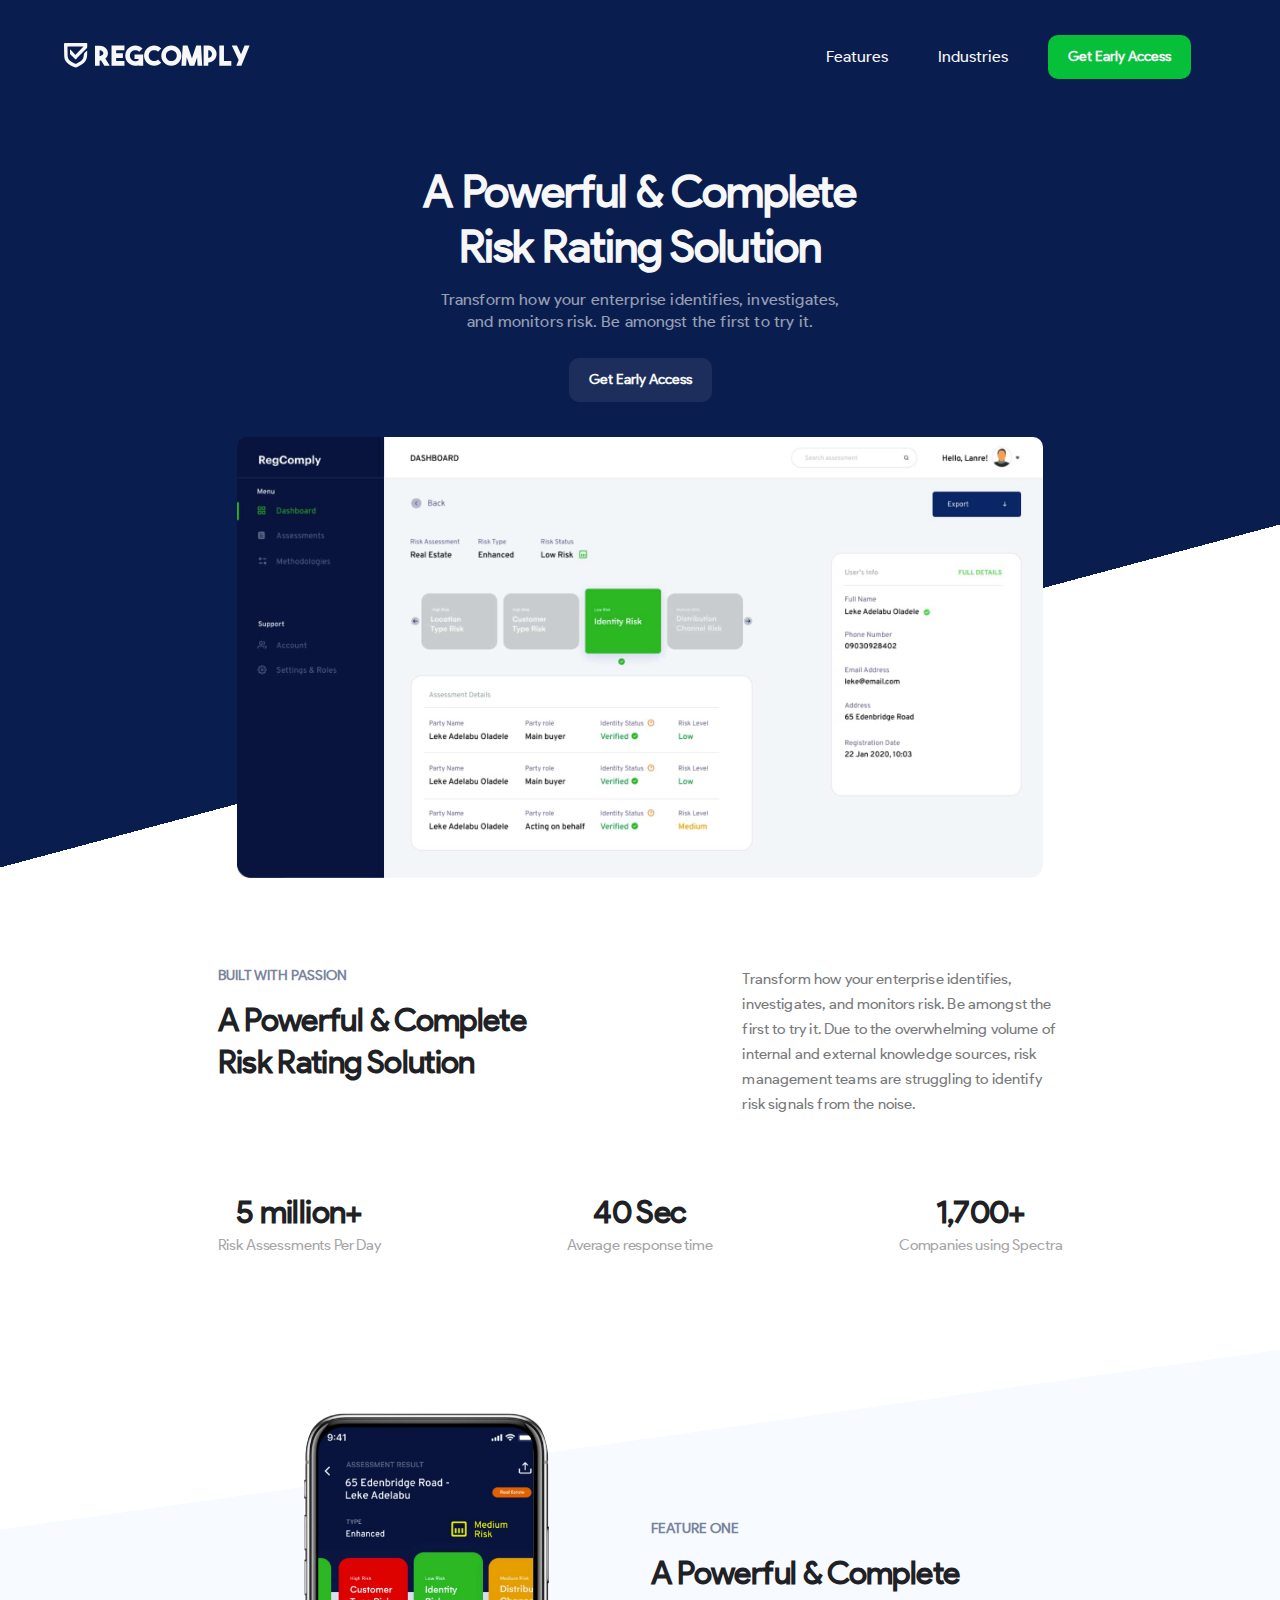
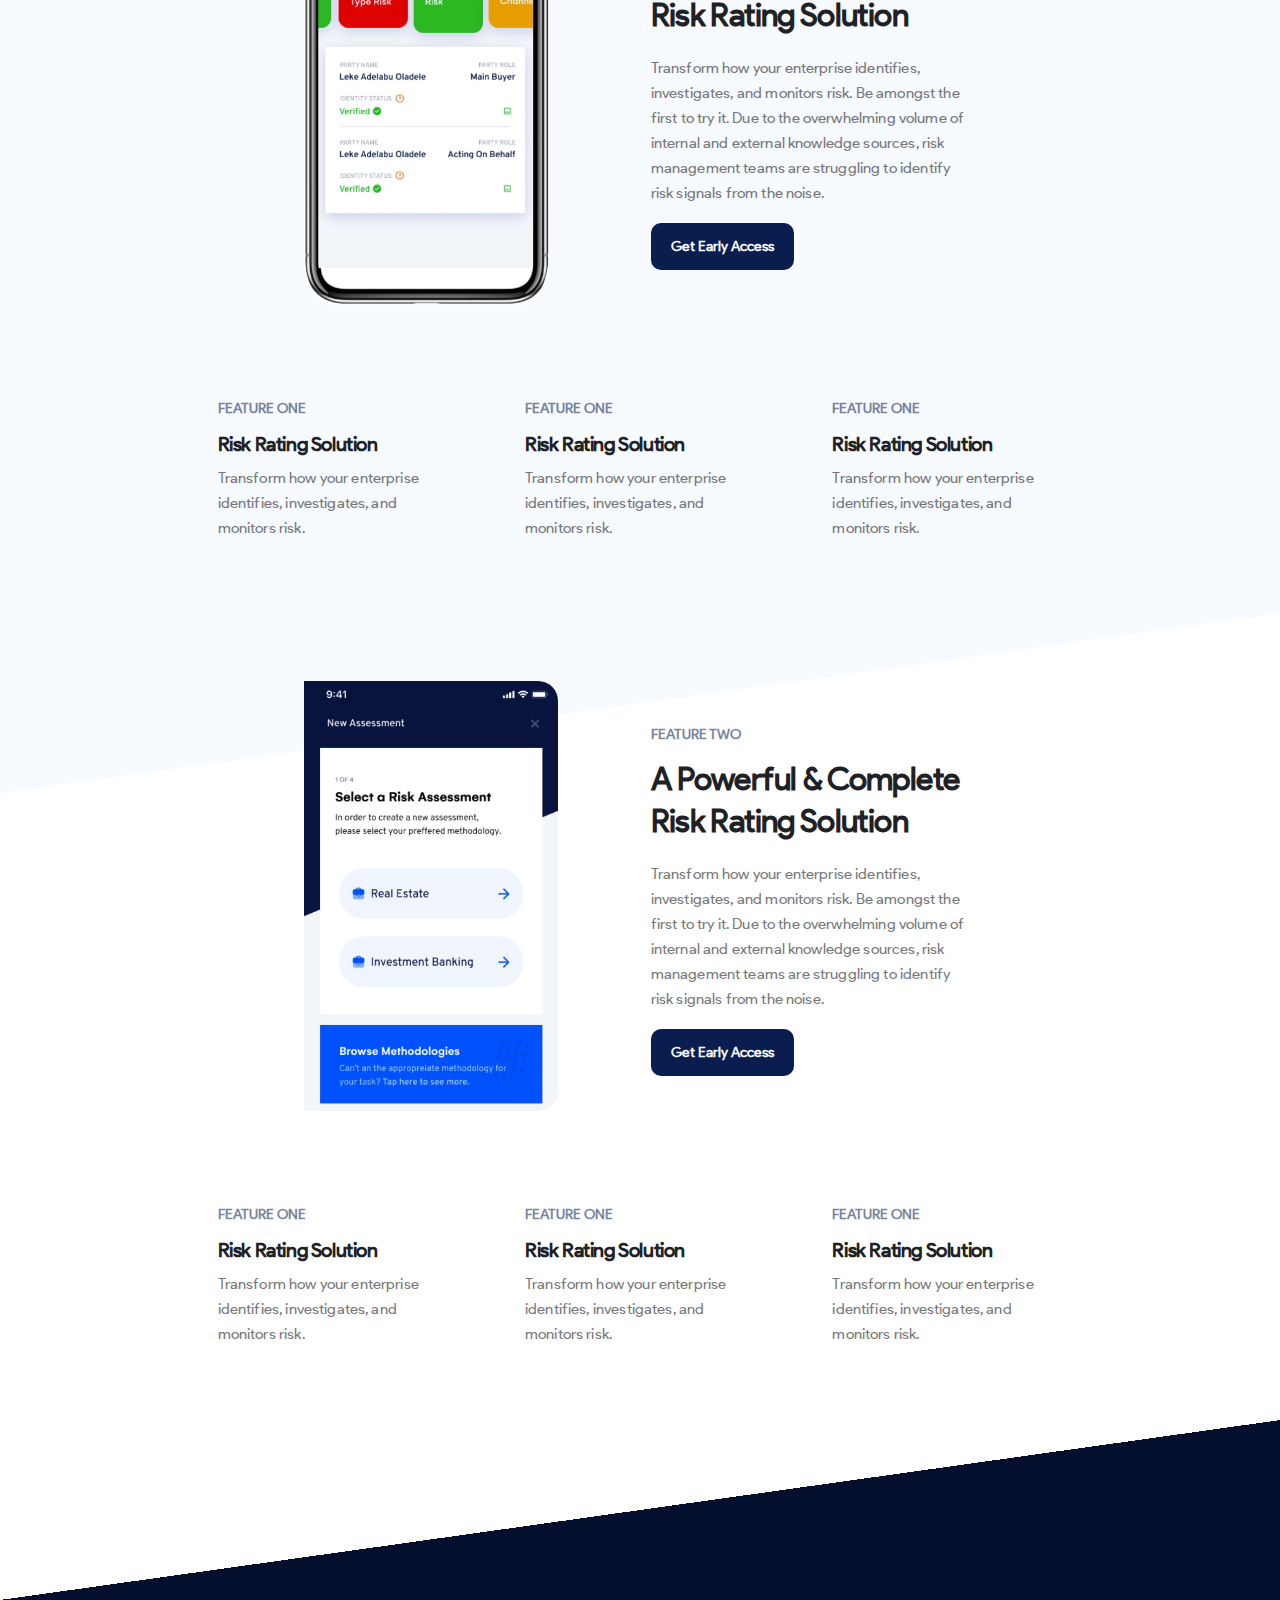
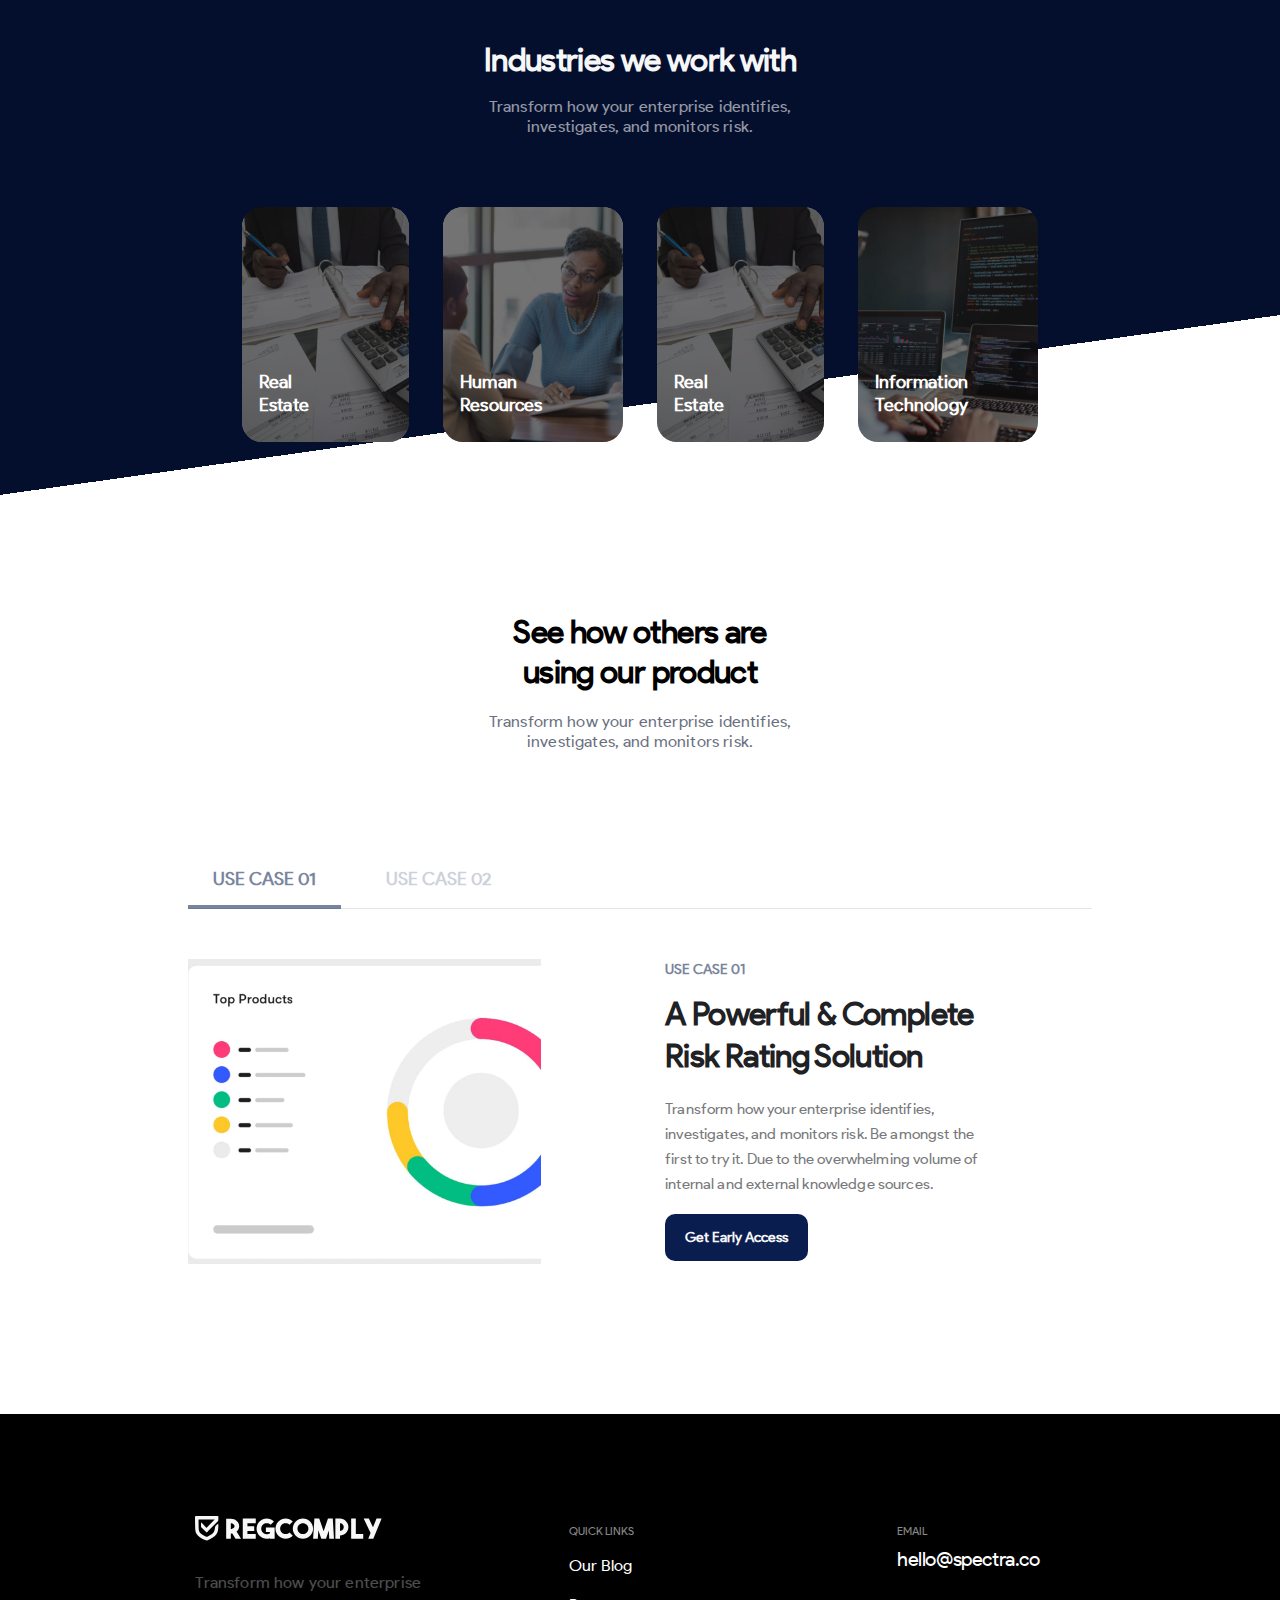
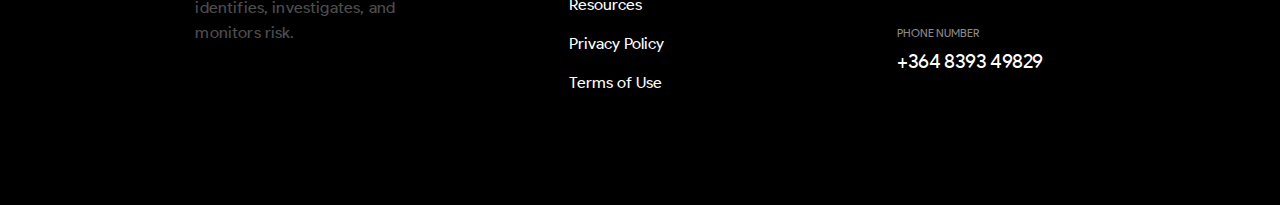
<file: index.html>
<!DOCTYPE html>
<html lang="en">
    <head>
        <meta charset="UTF-8" />
        <meta http-equiv="X-UA-Compatible" content="IE=edge" />
        <meta name="viewport" content="width=device-width, initial-scale=1.0" />
        <link
            rel="shortcut icon"
            href="assets/images/favicon.ico"
            type="image/x-icon"
        />
        <link rel="stylesheet" href="css/header.css" />
        <link rel="stylesheet" href="css/index.css" />
        <link rel="stylesheet" href="css/footer.css" />
        <link rel="stylesheet" href="css/modal.css" />
        <script src="script/index.js"></script>
        <title>RegComply</title>
    </head>

    <body>
        <!-- HEADER START -->

        <header id="navbar" class="navbar">
            <a href="home.html">
                <img src="assets/icons/logo.svg" alt="logo" class="logo"
            /></a>
            <nav>
                <div class="nav-menu">
                    <a href="home.html#features" class="nav-item">Features</a>
                    <a href="home.html#industries" class="nav-item">Industries</a>
                    <a class="early-access nav-item">Get Early Access</a>
                </div>
                <div class="hamburger">
                    <span class="bar"></span>
                    <span class="bar"></span>
                    <span class="bar"></span>
                </div>
            </nav>
        </header>

        <!-- HEADER END -->

        <!-- MODAL START -->

        <div id="Modal" class="modal">
            <!-- Modal content -->
            <span class="close-btn">&times;</span>
            <div class="modal-content">
                <h3 class="modal-title">Join our list</h3>
                <p class="modal-description">
                    Sign up here to get the lastest news and updates.
                </p>
                <form class="modal-form">
                    <div class="form-group">
                        <label for="name" class="input-label">Full Name</label>
                        <input type="text" id="name" class="text-input" />
                    </div>
                    <div class="form-group">
                        <label for="email" class="input-label"
                            >Email Address</label
                        >
                        <input type="email" id="email" class="text-input" />
                    </div>
                    <button type="submit" class="modal-submit">JOIN</button>
                </form>
            </div>
        </div>

        <!-- MODAL END -->

        <!-- BODY START -->

        <div class="container">
            <section class="section-1">
                <h1>A Powerful & Complete Risk Rating Solution</h1>
                <p>
                    Transform how your enterprise identifies, investigates, and
                    monitors risk. Be amongst the first to try it.
                </p>
                <a class="early-access">Get Early Access</a>
                <img src="assets/images/img1.jpg" />
            </section>
            <section class="section-2">
                <div class="row-1">
                    <div class="row-section">
                        <h6>BUILT WITH PASSION</h6>
                        <h3>A Powerful & Complete Risk Rating Solution</h3>
                    </div>
                    <div class="row-section">
                        <p>
                            Transform how your enterprise identifies,
                            investigates, and monitors risk. Be amongst the
                            first to try it. Due to the overwhelming volume of
                            internal and external knowledge sources, risk
                            management teams are struggling to identify risk
                            signals from the noise.
                        </p>
                    </div>
                </div>
                <div class="row-2">
                    <div class="row-section">
                        <div class="section-value">5 million+</div>
                        <div class="section-title">
                            Risk Assessments Per Day
                        </div>
                    </div>
                    <div class="row-section">
                        <div class="section-value">40 Sec</div>
                        <div class="section-title">Average response time</div>
                    </div>
                    <div class="row-section">
                        <div class="section-value">1,700+</div>
                        <div class="section-title">Companies using Spectra</div>
                    </div>
                </div>
            </section>
            <section class="section-3" id="features">
                <div class="row-1">
                    <img src="assets/images/img2.jpg" />
                    <div class="row-section">
                        <h6>FEATURE ONE</h6>
                        <h3>A Powerful & Complete Risk Rating Solution</h3>
                        <p>
                            Transform how your enterprise identifies,
                            investigates, and monitors risk. Be amongst the
                            first to try it. Due to the overwhelming volume of
                            internal and external knowledge sources, risk
                            management teams are struggling to identify risk
                            signals from the noise.
                        </p>
                        <a class="early-access">Get Early Access</a>
                    </div>
                </div>
                <div class="row-2">
                    <div class="row-section">
                        <h6>FEATURE ONE</h6>
                        <h4>Risk Rating Solution</h4>
                        <p>
                            Transform how your enterprise identifies,
                            investigates, and monitors risk.
                        </p>
                    </div>
                    <div class="row-section">
                        <h6>FEATURE ONE</h6>
                        <h4>Risk Rating Solution</h4>
                        <p>
                            Transform how your enterprise identifies,
                            investigates, and monitors risk.
                        </p>
                    </div>
                    <div class="row-section">
                        <h6>FEATURE ONE</h6>
                        <h4>Risk Rating Solution</h4>
                        <p>
                            Transform how your enterprise identifies,
                            investigates, and monitors risk.
                        </p>
                    </div>
                </div>
            </section>
            <section class="section-3 section-4">
                <div class="row-1">
                    <img src="assets/images/img3.jpg" />
                    <div class="row-section">
                        <h6>FEATURE TWO</h6>
                        <h3>A Powerful & Complete Risk Rating Solution</h3>
                        <p>
                            Transform how your enterprise identifies,
                            investigates, and monitors risk. Be amongst the
                            first to try it. Due to the overwhelming volume of
                            internal and external knowledge sources, risk
                            management teams are struggling to identify risk
                            signals from the noise.
                        </p>
                        <a class="early-access">Get Early Access</a>
                    </div>
                </div>
                <div class="row-2">
                    <div class="row-section">
                        <h6>FEATURE ONE</h6>
                        <h4>Risk Rating Solution</h4>
                        <p>
                            Transform how your enterprise identifies,
                            investigates, and monitors risk.
                        </p>
                    </div>
                    <div class="row-section">
                        <h6>FEATURE ONE</h6>
                        <h4>Risk Rating Solution</h4>
                        <p>
                            Transform how your enterprise identifies,
                            investigates, and monitors risk.
                        </p>
                    </div>
                    <div class="row-section">
                        <h6>FEATURE ONE</h6>
                        <h4>Risk Rating Solution</h4>
                        <p>
                            Transform how your enterprise identifies,
                            investigates, and monitors risk.
                        </p>
                    </div>
                </div>
            </section>
            <section class="section-5" id="industries">
                <h2>Industries we work with</h2>
                <p>
                    Transform how your enterprise identifies, investigates, and
                    monitors risk.
                </p>
                <div class="industries-row">
                    <div class="industry real-estate">
                        <p>Real Estate</p>
                    </div>
                    <div class="industry human-resources">
                        <p>Human Resources</p>
                    </div>
                    <div class="industry real-estate">
                        <p>Real Estate</p>
                    </div>
                    <div class="industry information-technology">
                        <p>Information Technology</p>
                    </div>
                </div>
            </section>
            <section class="section-6">
                <h2>See how others are using our product</h2>
                <p>
                    Transform how your enterprise identifies, investigates, and
                    monitors risk.
                </p>
                <div class="title-bar">
                    <div
                        class="title-item title-active"
                        onclick="moveBackward()"
                    >
                        USE CASE 01
                    </div>
                    <div class="title-item" onclick="moveForward()">
                        USE CASE 02
                    </div>
                </div>
                <carousel class="carousel">
                    <slide class="slide" id="slide-1">
                        <div class="use-case">
                            <img src="assets/images/img4.jpg" />
                            <div class="use-case-section">
                                <h6>USE CASE 01</h6>
                                <h3>
                                    A Powerful & Complete Risk Rating Solution
                                </h3>
                                <p>
                                    Transform how your enterprise identifies,
                                    investigates, and monitors risk. Be amongst
                                    the first to try it. Due to the overwhelming
                                    volume of internal and external knowledge
                                    sources.
                                </p>
                                <a class="early-access">Get Early Access</a>
                            </div>
                        </div>
                    </slide>
                    <slide class="slide">
                        <div class="use-case">
                            <img src="assets/images/img4.jpg" />
                            <div class="use-case-section">
                                <h6>USE CASE 02</h6>
                                <h3>
                                    A Powerful & Complete Risk Rating Solution
                                </h3>
                                <p>
                                    Transform how your enterprise identifies,
                                    investigates, and monitors risk. Be amongst
                                    the first to try it. Due to the overwhelming
                                    volume of internal and external knowledge
                                    sources.
                                </p>
                                <a class="early-access">Get Early Access</a>
                            </div>
                        </div>
                    </slide>
                </carousel>
            </section>
        </div>

        <!-- BODY END -->

        <!-- FOOTER START -->

        <footer>
            <div class="footer-col">
                <a href="home.html">
                    <img src="assets/icons/logo.svg" alt="logo" class="logo"
                /></a>
                <p class="sub-text">
                    Transform how your enterprise identifies, investigates, and
                    monitors risk.
                </p>
            </div>
            <div class="footer-col">
                <p class="sub-title">QUICK LINKS</p>
                <nav>
                    <a class="nav-item">Our Blog</a>
                    <a class="nav-item">Resources</a>
                    <a href="privacy.html" class="nav-item">Privacy Policy</a>
                    <a href="terms.html" class="nav-item">Terms of Use</a>
                </nav>
            </div>
            <div class="footer-contacts">
                <div class="footer-col">
                    <p class="sub-title">EMAIL</p>
                    <a href="mailto:hello@spectra.co" class="contact mail"
                        >hello@spectra.co</a
                    >
                    <p class="sub-title">PHONE NUMBER</p>
                    <a href="tel:+364 8393 49829" class="contact"
                        >+364 8393 49829</a
                    >
                </div>
            </div>
        </footer>
        <!-- FOOTER END -->
        <script src="script/header.js"></script>
        <script src="script/modal.js"></script>
    </body>
</html>
</file>
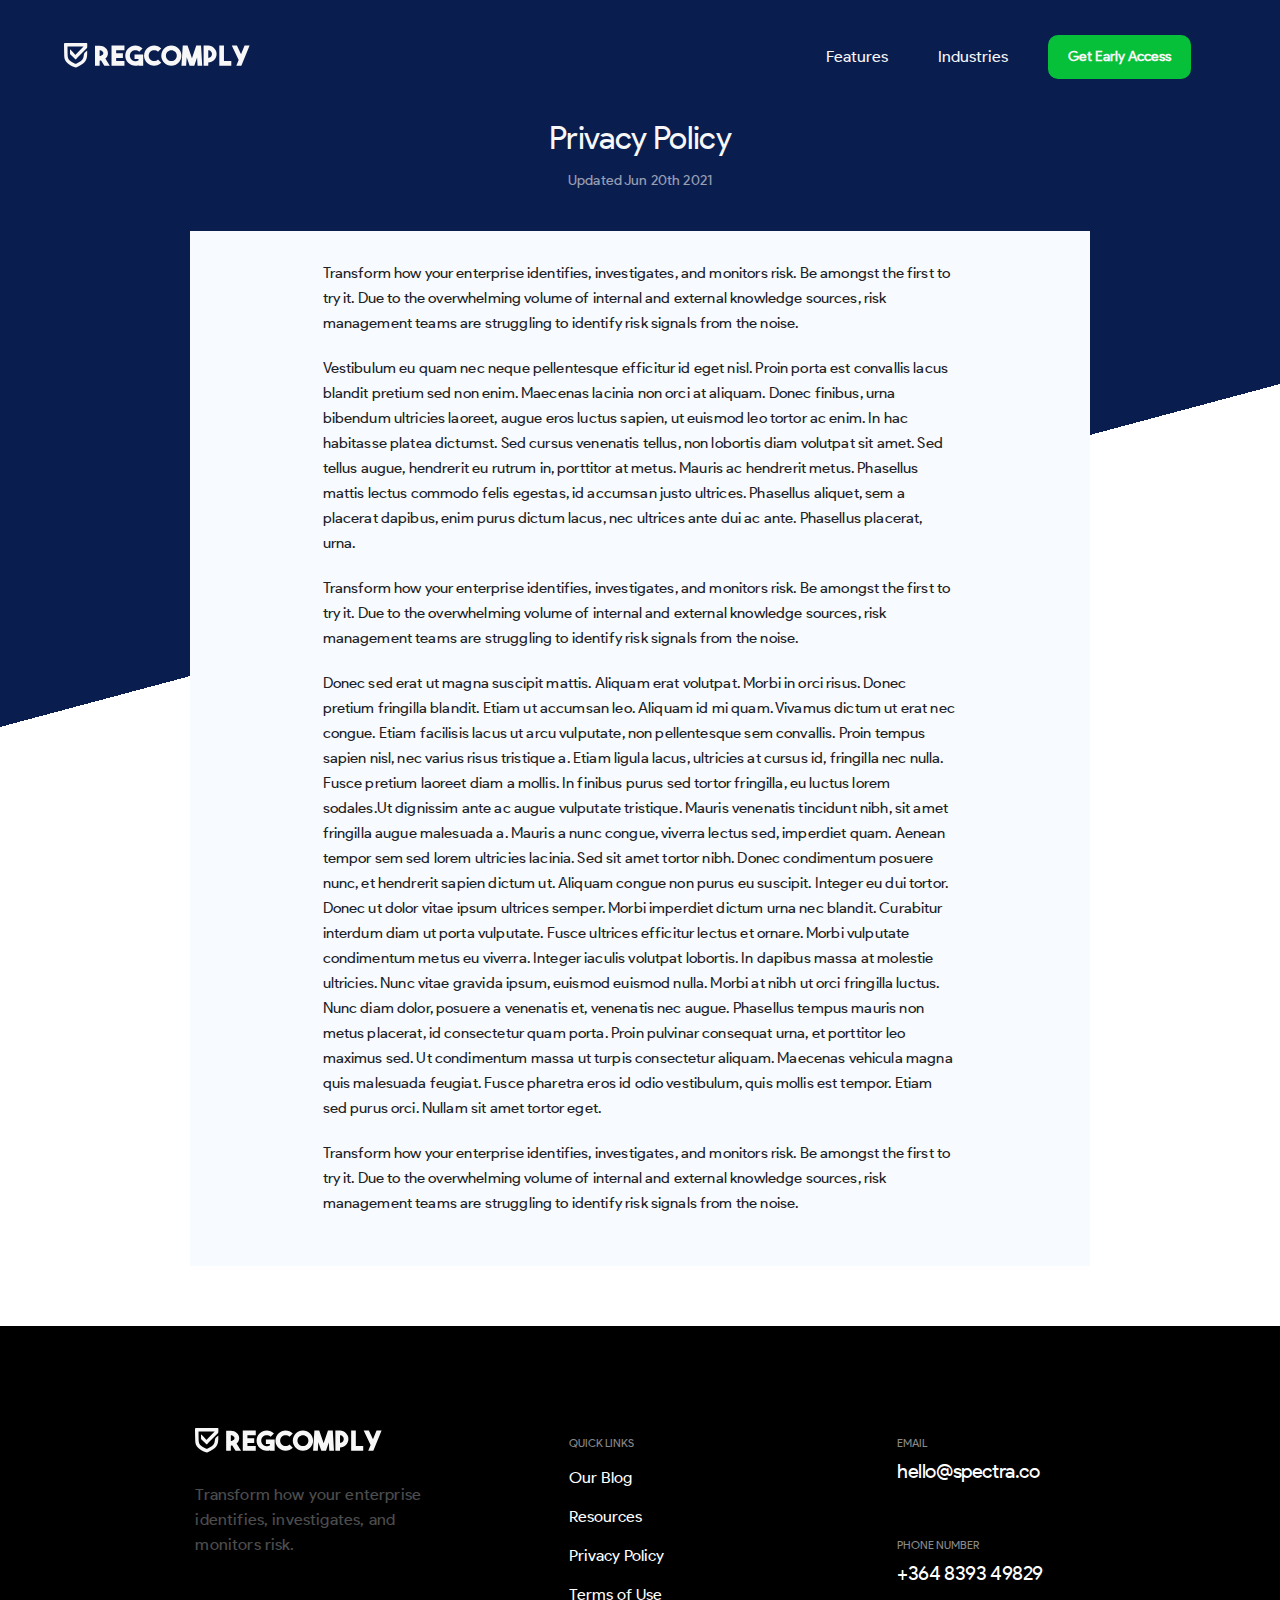
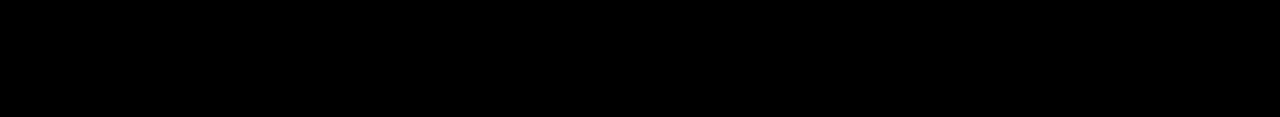
<file: privacy.html>
<!DOCTYPE html>
<html lang="en">
    <head>
        <meta charset="UTF-8" />
        <meta http-equiv="X-UA-Compatible" content="IE=edge" />
        <meta name="viewport" content="width=device-width, initial-scale=1.0" />
        <link
            rel="shortcut icon"
            href="assets/images/favicon.ico"
            type="image/x-icon"
        />
        <link rel="stylesheet" href="css/header.css" />
        <link rel="stylesheet" href="css/write-up.css" />
        <link rel="stylesheet" href="css/footer.css" />
        <title>RegComply</title>
    </head>

    <body>
        <!-- HEADER START -->

        <header id="navbar" class="navbar">
            <a href="home.html">
                <img src="assets/icons/logo.svg" alt="logo" class="logo"
            /></a>
            <nav>
                <div class="nav-menu">
                    <a href="home.html#features" class="nav-item">Features</a>
                    <a href="home.html#industries" class="nav-item">Industries</a>
                    <a class="early-access nav-item">Get Early Access</a>
                </div>
                <div class="hamburger">
                    <span class="bar"></span>
                    <span class="bar"></span>
                    <span class="bar"></span>
                </div>
            </nav>
        </header>

        <!-- HEADER END -->

        <!-- BODY START -->

        <div class="container">
            <h1 class="page-title">Privacy Policy</h1>
            <p class="last-updated">Updated Jun 20th 2021</p>
            <div class="write-up">
                <p class="paragraph">
                    Transform how your enterprise identifies, investigates, and
                    monitors risk. Be amongst the first to try it. Due to the
                    overwhelming volume of internal and external knowledge
                    sources, risk management teams are struggling to identify
                    risk signals from the noise.
                </p>
                <p class="paragraph">
                    Vestibulum eu quam nec neque pellentesque efficitur id eget
                    nisl. Proin porta est convallis lacus blandit pretium sed
                    non enim. Maecenas lacinia non orci at aliquam. Donec
                    finibus, urna bibendum ultricies laoreet, augue eros luctus
                    sapien, ut euismod leo tortor ac enim. In hac habitasse
                    platea dictumst. Sed cursus venenatis tellus, non lobortis
                    diam volutpat sit amet. Sed tellus augue, hendrerit eu
                    rutrum in, porttitor at metus. Mauris ac hendrerit metus.
                    Phasellus mattis lectus commodo felis egestas, id accumsan
                    justo ultrices. Phasellus aliquet, sem a placerat dapibus,
                    enim purus dictum lacus, nec ultrices ante dui ac ante.
                    Phasellus placerat, urna.
                </p>
                <p class="paragraph">
                    Transform how your enterprise identifies, investigates, and
                    monitors risk. Be amongst the first to try it. Due to the
                    overwhelming volume of internal and external knowledge
                    sources, risk management teams are struggling to identify
                    risk signals from the noise.
                </p>
                <p class="paragraph">
                    Donec sed erat ut magna suscipit mattis. Aliquam erat
                    volutpat. Morbi in orci risus. Donec pretium fringilla
                    blandit. Etiam ut accumsan leo. Aliquam id mi quam. Vivamus
                    dictum ut erat nec congue. Etiam facilisis lacus ut arcu
                    vulputate, non pellentesque sem convallis. Proin tempus
                    sapien nisl, nec varius risus tristique a. Etiam ligula
                    lacus, ultricies at cursus id, fringilla nec nulla. Fusce
                    pretium laoreet diam a mollis. In finibus purus sed tortor
                    fringilla, eu luctus lorem sodales.Ut dignissim ante ac
                    augue vulputate tristique. Mauris venenatis tincidunt nibh,
                    sit amet fringilla augue malesuada a. Mauris a nunc congue,
                    viverra lectus sed, imperdiet quam. Aenean tempor sem sed
                    lorem ultricies lacinia. Sed sit amet tortor nibh. Donec
                    condimentum posuere nunc, et hendrerit sapien dictum ut.
                    Aliquam congue non purus eu suscipit. Integer eu dui tortor.
                    Donec ut dolor vitae ipsum ultrices semper. Morbi imperdiet
                    dictum urna nec blandit. Curabitur interdum diam ut porta
                    vulputate. Fusce ultrices efficitur lectus et ornare. Morbi
                    vulputate condimentum metus eu viverra. Integer iaculis
                    volutpat lobortis. In dapibus massa at molestie ultricies.
                    Nunc vitae gravida ipsum, euismod euismod nulla. Morbi at
                    nibh ut orci fringilla luctus. Nunc diam dolor, posuere a
                    venenatis et, venenatis nec augue. Phasellus tempus mauris
                    non metus placerat, id consectetur quam porta. Proin
                    pulvinar consequat urna, et porttitor leo maximus sed. Ut
                    condimentum massa ut turpis consectetur aliquam. Maecenas
                    vehicula magna quis malesuada feugiat. Fusce pharetra eros
                    id odio vestibulum, quis mollis est tempor. Etiam sed purus
                    orci. Nullam sit amet tortor eget.
                </p>
                <p class="paragraph">
                    Transform how your enterprise identifies, investigates, and
                    monitors risk. Be amongst the first to try it. Due to the
                    overwhelming volume of internal and external knowledge
                    sources, risk management teams are struggling to identify
                    risk signals from the noise.
                </p>
            </div>
        </div>

        <!-- BODY END -->

        <!-- FOOTER START -->

        <footer>
            <div class="footer-col">
                <a href="home.html">
                    <img src="assets/icons/logo.svg" alt="logo" class="logo"
                /></a>
                <p class="sub-text">
                    Transform how your enterprise identifies, investigates, and
                    monitors risk.
                </p>
            </div>
            <div class="footer-col">
                <p class="sub-title">QUICK LINKS</p>
                <nav>
                    <a class="nav-item">Our Blog</a>
                    <a class="nav-item">Resources</a>
                    <a href="privacy.html" class="nav-item">Privacy Policy</a>
                    <a href="terms.html" class="nav-item">Terms of Use</a>
                </nav>
            </div>
            <div class="footer-contacts">
                <div class="footer-col">
                    <p class="sub-title">EMAIL</p>
                    <a href="mailto:hello@spectra.co" class="contact mail"
                        >hello@spectra.co</a
                    >
                    <p class="sub-title">PHONE NUMBER</p>
                    <a href="tel:+364 8393 49829" class="contact"
                        >+364 8393 49829</a
                    >
                </div>
            </div>
        </footer>
        <!-- FOOTER END -->
        <script src="script/header.js"></script>
    </body>
</html>
</file>
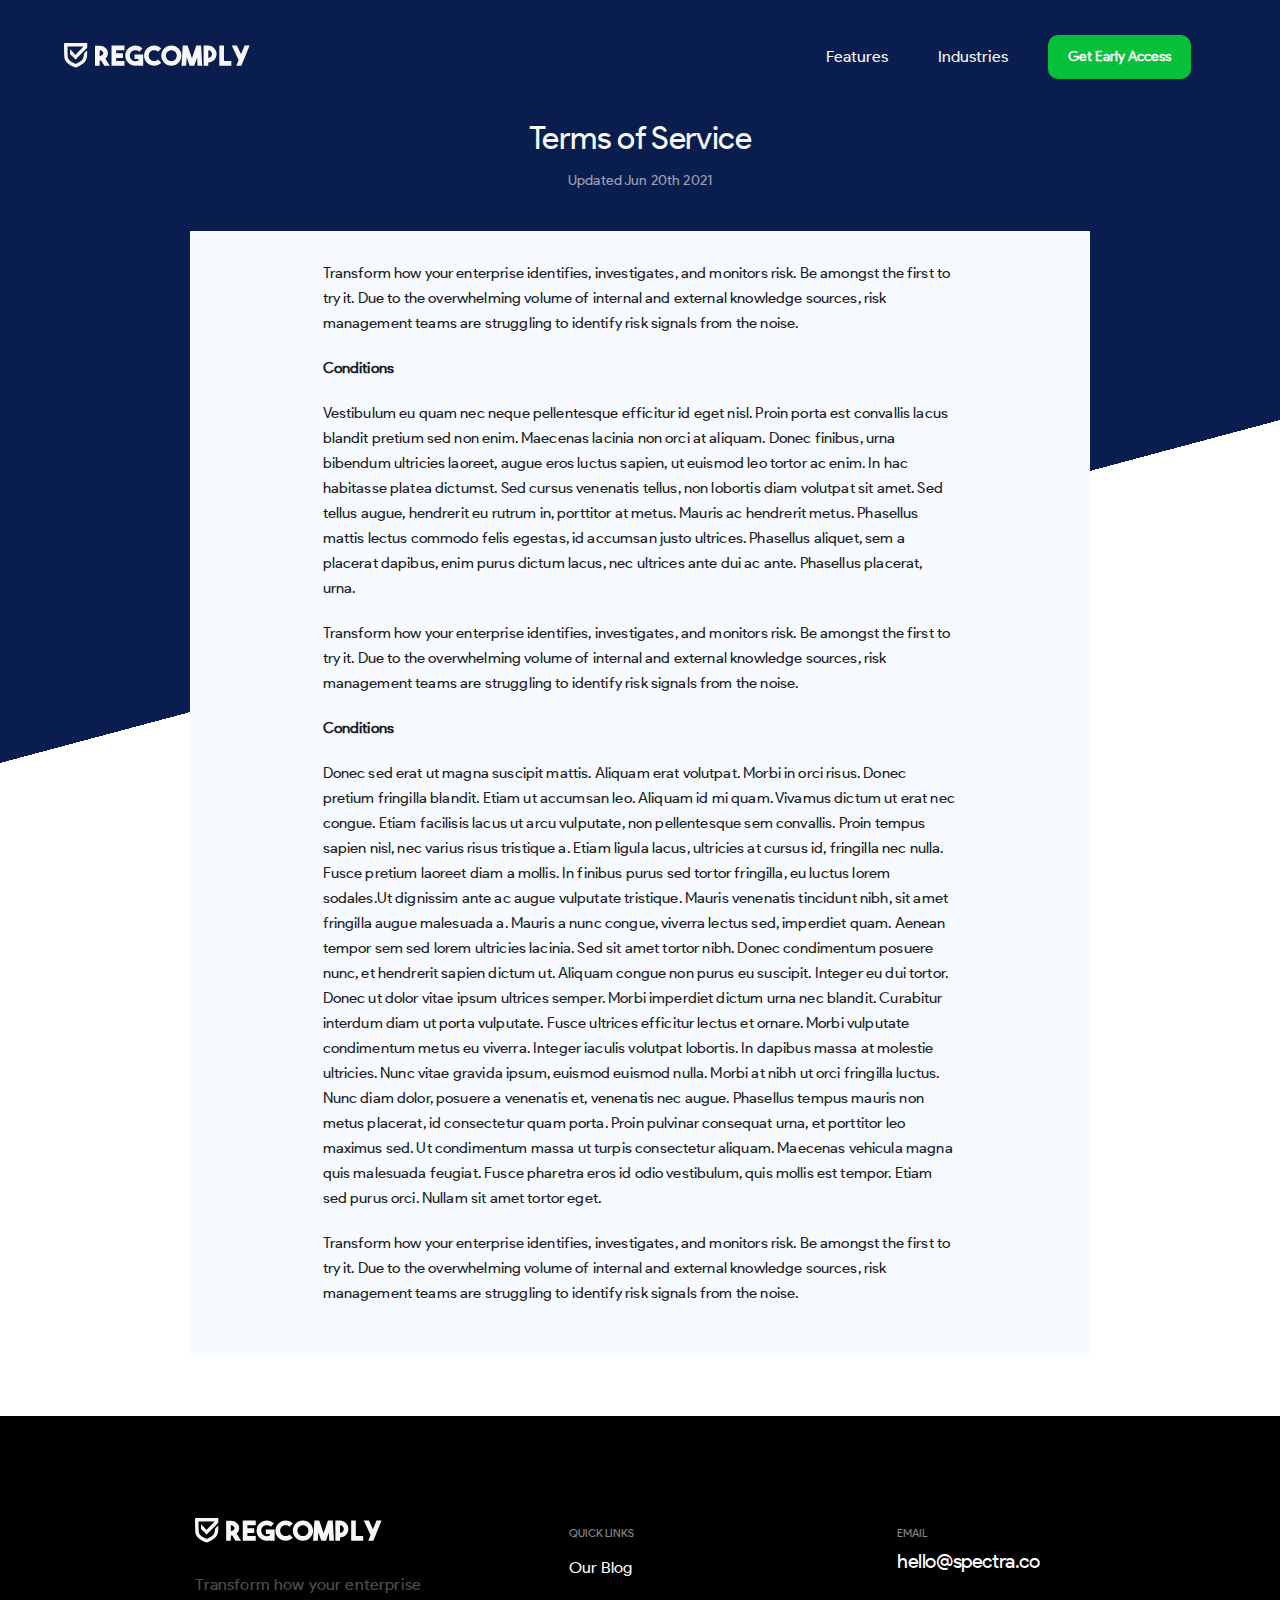
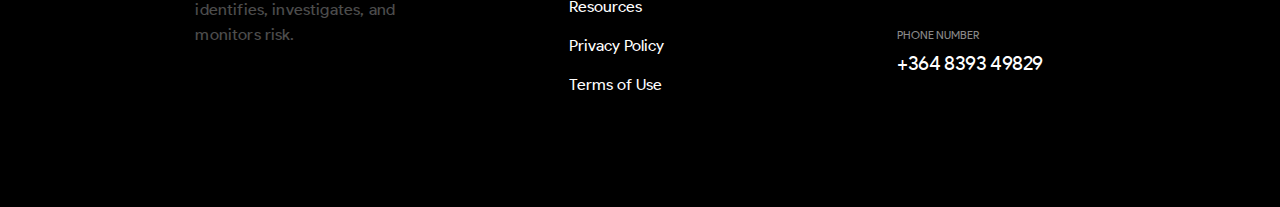
<file: terms.html>
<!DOCTYPE html>
<html lang="en">
    <head>
        <meta charset="UTF-8" />
        <meta http-equiv="X-UA-Compatible" content="IE=edge" />
        <meta name="viewport" content="width=device-width, initial-scale=1.0" />
        <link
            rel="shortcut icon"
            href="assets/images/favicon.ico"
            type="image/x-icon"
        />
        <link rel="stylesheet" href="css/header.css" />
        <link rel="stylesheet" href="css/write-up.css" />
        <link rel="stylesheet" href="css/footer.css" />
        <title>RegComply</title>
    </head>

    <body>
        <!-- HEADER START -->

        <header id="navbar" class="navbar">
            <a href="home.html">
                <img src="assets/icons/logo.svg" alt="logo" class="logo"
            /></a>
            <nav>
                <div class="nav-menu">
                    <a href="home.html#features" class="nav-item">Features</a>
                    <a href="home.html#industries" class="nav-item">Industries</a>
                    <a class="early-access nav-item">Get Early Access</a>
                </div>
                <div class="hamburger">
                    <span class="bar"></span>
                    <span class="bar"></span>
                    <span class="bar"></span>
                </div>
            </nav>
        </header>

        <!-- HEADER END -->

        <!-- BODY START -->

        <div class="container">
            <h1 class="page-title">Terms of Service</h1>
            <p class="last-updated">Updated Jun 20th 2021</p>
            <div class="write-up">
                <p class="paragraph">
                    Transform how your enterprise identifies, investigates, and
                    monitors risk. Be amongst the first to try it. Due to the
                    overwhelming volume of internal and external knowledge
                    sources, risk management teams are struggling to identify
                    risk signals from the noise.
                </p>
                <p class="paragraph condition">Conditions</p>
                <p class="paragraph">
                    Vestibulum eu quam nec neque pellentesque efficitur id eget
                    nisl. Proin porta est convallis lacus blandit pretium sed
                    non enim. Maecenas lacinia non orci at aliquam. Donec
                    finibus, urna bibendum ultricies laoreet, augue eros luctus
                    sapien, ut euismod leo tortor ac enim. In hac habitasse
                    platea dictumst. Sed cursus venenatis tellus, non lobortis
                    diam volutpat sit amet. Sed tellus augue, hendrerit eu
                    rutrum in, porttitor at metus. Mauris ac hendrerit metus.
                    Phasellus mattis lectus commodo felis egestas, id accumsan
                    justo ultrices. Phasellus aliquet, sem a placerat dapibus,
                    enim purus dictum lacus, nec ultrices ante dui ac ante.
                    Phasellus placerat, urna.
                </p>
                <p class="paragraph">
                    Transform how your enterprise identifies, investigates, and
                    monitors risk. Be amongst the first to try it. Due to the
                    overwhelming volume of internal and external knowledge
                    sources, risk management teams are struggling to identify
                    risk signals from the noise.
                </p>
                <p class="paragraph condition">Conditions</p>
                <p class="paragraph">
                    Donec sed erat ut magna suscipit mattis. Aliquam erat
                    volutpat. Morbi in orci risus. Donec pretium fringilla
                    blandit. Etiam ut accumsan leo. Aliquam id mi quam. Vivamus
                    dictum ut erat nec congue. Etiam facilisis lacus ut arcu
                    vulputate, non pellentesque sem convallis. Proin tempus
                    sapien nisl, nec varius risus tristique a. Etiam ligula
                    lacus, ultricies at cursus id, fringilla nec nulla. Fusce
                    pretium laoreet diam a mollis. In finibus purus sed tortor
                    fringilla, eu luctus lorem sodales.Ut dignissim ante ac
                    augue vulputate tristique. Mauris venenatis tincidunt nibh,
                    sit amet fringilla augue malesuada a. Mauris a nunc congue,
                    viverra lectus sed, imperdiet quam. Aenean tempor sem sed
                    lorem ultricies lacinia. Sed sit amet tortor nibh. Donec
                    condimentum posuere nunc, et hendrerit sapien dictum ut.
                    Aliquam congue non purus eu suscipit. Integer eu dui tortor.
                    Donec ut dolor vitae ipsum ultrices semper. Morbi imperdiet
                    dictum urna nec blandit. Curabitur interdum diam ut porta
                    vulputate. Fusce ultrices efficitur lectus et ornare. Morbi
                    vulputate condimentum metus eu viverra. Integer iaculis
                    volutpat lobortis. In dapibus massa at molestie ultricies.
                    Nunc vitae gravida ipsum, euismod euismod nulla. Morbi at
                    nibh ut orci fringilla luctus. Nunc diam dolor, posuere a
                    venenatis et, venenatis nec augue. Phasellus tempus mauris
                    non metus placerat, id consectetur quam porta. Proin
                    pulvinar consequat urna, et porttitor leo maximus sed. Ut
                    condimentum massa ut turpis consectetur aliquam. Maecenas
                    vehicula magna quis malesuada feugiat. Fusce pharetra eros
                    id odio vestibulum, quis mollis est tempor. Etiam sed purus
                    orci. Nullam sit amet tortor eget.
                </p>
                <p class="paragraph">
                    Transform how your enterprise identifies, investigates, and
                    monitors risk. Be amongst the first to try it. Due to the
                    overwhelming volume of internal and external knowledge
                    sources, risk management teams are struggling to identify
                    risk signals from the noise.
                </p>
            </div>
        </div>

        <!-- BODY END -->

        <!-- FOOTER START -->

        <footer>
            <div class="footer-col">
                <a href="home.html">
                    <img src="assets/icons/logo.svg" alt="logo" class="logo"
                /></a>
                <p class="sub-text">
                    Transform how your enterprise identifies, investigates, and
                    monitors risk.
                </p>
            </div>
            <div class="footer-col">
                <p class="sub-title">QUICK LINKS</p>
                <nav>
                    <a class="nav-item">Our Blog</a>
                    <a class="nav-item">Resources</a>
                    <a href="privacy.html" class="nav-item">Privacy Policy</a>
                    <a href="terms.html" class="nav-item">Terms of Use</a>
                </nav>
            </div>
            <div class="footer-contacts">
                <div class="footer-col">
                    <p class="sub-title">EMAIL</p>
                    <a href="mailto:hello@spectra.co" class="contact mail"
                        >hello@spectra.co</a
                    >
                    <p class="sub-title">PHONE NUMBER</p>
                    <a href="tel:+364 8393 49829" class="contact"
                        >+364 8393 49829</a
                    >
                </div>
            </div>
        </footer>
        <!-- FOOTER END -->
        <script src="script/header.js"></script>
    </body>
</html>
</file>
<file: css/header.css>
header {
    width: 100%;
    padding: 20px 5%;
    padding-top: 35px;
    background: #0a1d4f;
    display: flex;
    justify-content: space-between;
    align-items: center;
    overflow: hidden;
    z-index: 1;
}

header img.logo {
    height: 25px;
}

.nav-menu {
    display: flex;
    justify-content: space-between;
    align-items: center;
}

header a.nav-item {
    font-size: 16px;
    line-height: 14px;
    color: #f7f7f8;
    text-decoration: none;
    margin: 0 25px;
}

header a.early-access {
    background: #06c03a;
    border-radius: 10px;
    font-size: 14px;
    font-weight: bold;
    line-height: 14px;
    color: #f7f7f8;
    text-decoration: none;
    padding: 15px 20px;
    margin-left: 15px;
}

.hamburger {
    display: none;
}

.bar {
    display: block;
    width: 25px;
    height: 3px;
    margin: 5px auto;
    -webkit-transition: all 0.3s ease-in-out;
    transition: all 0.3s ease-in-out;
    background-color: white;
}

@media screen and (max-width: 799px) {
    .nav-menu {
        height: 30%;
        position: fixed;
        left: -100%;
        top: 5rem;
        flex-direction: column;
        background-color: white;
        padding: 7% 0;
        width: 100%;
        border-radius: 10px;
        text-align: center;
        transition: 0.3s;
        box-shadow:
            0 10px 27px rgba(0, 0, 0, 0.05);
        z-index: 1;
    }

    header a.nav-item {
        font-size: 20px;
        color: black;
    }
    header a.early-access {
        color: #f7f7f8;
    }
    .nav-menu.active {
        left: 0;
    }

    .nav-item {
        margin: 2.5rem 0;
    }

    .hamburger {
        display: block;
        cursor: pointer;
    }

    .hamburger.active .bar:nth-child(2) {
        opacity: 0;
    }

    .hamburger.active .bar:nth-child(1) {
        transform: translateY(8px) rotate(45deg);
    }

    .hamburger.active .bar:nth-child(3) {
        transform: translateY(-8px) rotate(-45deg);
    }
}
</file>
<file: css/index.css>
html {
    scroll-behavior: smooth;
    overflow-x: hidden;
}

@font-face {
    font-family: "ProductSans";
    src: url("../assets/fonts/ProductSans.ttf");
}

input:-webkit-autofill, input:-webkit-autofill:hover, input:-webkit-autofill:focus, input:-webkit-autofill:active {
    -webkit-box-shadow: 0 0 0 30px white inset !important;
}

/* Chrome, Safari, Edge, Opera */

input::-webkit-outer-spin-button, input::-webkit-inner-spin-button {
    -webkit-appearance: none;
    margin: 0;
}

/* Firefox */

input[type="number"] {
    -moz-appearance: textfield;
}

*, *::before, *::after {
    font-family: ProductSans, Arial, Helvetica, sans-serif;
    -webkit-box-sizing: border-box;
    -moz-box-sizing: border-box;
    box-sizing: border-box;
    margin: 0;
    padding: 0;
    outline: none !important;
    -ms-overflow-style: none;
    scrollbar-width: none;
}

*::-webkit-scrollbar {
    display: none;
}

div.container {
    width: 100%;
}

section.section-1 {
    width: 100%;
    background: rgb(10, 29, 79);
    background: linear-gradient(165deg, rgba(10, 29, 79, 1) 67%, rgba(255, 255, 255, 1) 67%);
    padding: 0 5%;
    padding-top: 65px;
    display: flex;
    flex-direction: column;
    align-items: center;
    padding-bottom: 25px;
}

section.section-1 h1 {
    font-size: 45px;
    line-height: 55px;
    text-align: center;
    letter-spacing: -0.02em;
    color: #f7f7f8;
    max-width: 500px;
}

section.section-1 p {
    font-size: 16px;
    line-height: 22px;
    text-align: center;
    letter-spacing: 0.01em;
    color: #f7f7f8;
    opacity: 0.6;
    max-width: 400px;
    margin-top: 15px;
}

section.section-1 a.early-access {
    background: #1d2e5d;
    border-radius: 10px;
    font-size: 14px;
    font-weight: bold;
    line-height: 14px;
    color: #f7f7f8;
    text-decoration: none;
    padding: 15px 20px;
    margin: 25px 0;
}

section.section-1 img {
    margin-top: 10px;
    width: 70%;
    border-radius: 10px;
}

section.section-2 {
    width: 100%;
    background: #fff;
    padding: 5vw 17%;
    display: flex;
    flex-direction: column;
}

section.section-2 div.row-1 {
    width: 100%;
    display: flex;
    align-items: stretch;
    justify-content: space-between;
}

section.section-2 div.row-1 div.row-section {
    width: 320px;
}

section.section-2 div.row-1 div.row-section h3 {
    font-size: 32px;
    line-height: 42px;
    letter-spacing: -0.02em;
    color: #202124;
}

section.section-2 div.row-1 div.row-section h6 {
    font-weight: bold;
    font-size: 14px;
    color: #0a1d4f;
    opacity: 0.54;
    margin-bottom: 15px;
}

section.section-2 div.row-1 div.row-section p {
    font-size: 15px;
    line-height: 25px;
    letter-spacing: 0.01em;
    color: #202124;
    opacity: 0.6;
}

section.section-2 div.row-2 {
    margin-top: 75px;
    width: 100%;
    display: flex;
    flex-direction: row;
    align-items: flex-start;
    justify-content: space-between;
}

section.section-2 div.row-2 div.row-section {
    display: flex;
    flex-direction: column;
    align-items: center;
}

section.section-2 div.row-2 div.row-section div.section-value {
    font-weight: 900;
    font-size: 32px;
    text-align: center;
    letter-spacing: -0.02em;
    color: #202124;
    margin-bottom: 5px;
}

section.section-2 div.row-2 div.row-section div.section-title {
    font-size: 15px;
    letter-spacing: -0.01em;
    color: #202124;
    opacity: 0.4;
}

section.section-3 {
    width: 100%;
    background: rgb(255, 255, 255);
    background: linear-gradient(172deg, rgba(255, 255, 255, 1) 20%, rgba(247, 250, 255, 1) 20%);
    padding: 0 17%;
    padding-top: 95px;
    display: flex;
    flex-direction: column;
    align-items: center;
    padding-bottom: 25px;
}

section.section-4 {
    width: 100%;
    background: rgba(247, 50, 255, 1);
    background: linear-gradient(172deg, rgba(247, 250, 255, 1) 20%, rgba(255, 255, 255, 1) 20%);
    padding: 0 17%;
    padding-top: 85px;
    display: flex;
    flex-direction: column;
    align-items: center;
    padding-bottom: 25px;
}

section.section-3 div.row-section h6 {
    font-weight: bold;
    font-size: 14px;
    color: #0a1d4f;
    opacity: 0.54;
    margin-bottom: 15px;
}

section.section-3 div.row-1 {
    width: 100%;
    display: flex;
    align-items: flex-end;
    justify-content: center;
}

section.section-3 div.row-1 img {
    width: 29%;
    margin-right: 6%;
    border-radius: 11%;
}

section.section-4 div.row-1 img {
    width: 30%;
    margin-right: 5%;
    border-radius: 0px 20px 20px 0px;
}

section.section-3 div.row-1 div.row-section {
    width: 325px;
    padding-bottom: 50px;
    margin-left: 6%;
}

section.section-3 div.row-1 div.row-section h3 {
    font-size: 32px;
    line-height: 42px;
    letter-spacing: -0.02em;
    color: #202124;
    margin-bottom: 20px;
}

section.section-3 div.row-1 div.row-section p {
    font-size: 15px;
    line-height: 25px;
    letter-spacing: 0.01em;
    color: #202124;
    opacity: 0.6;
    margin-bottom: 30px;
}

section.section-3 div.row-1 div.row-section a.early-access {
    background: #0a1d4f;
    border-radius: 10px;
    font-size: 14px;
    font-weight: bold;
    line-height: 14px;
    color: #f7f7f8;
    text-decoration: none;
    padding: 15px 20px;
}

section.section-3 div.row-2 {
    margin-top: 95px;
    width: 100%;
    display: flex;
    align-items: flex-start;
    justify-content: space-between;
}

section.section-3 div.row-2 div.row-section {
    width: 230px;
    display: flex;
    flex-direction: column;
    align-items: flex-start;
}

section.section-3 div.row-2 div.row-section h4 {
    font-size: 20px;
    letter-spacing: -0.02em;
    color: #202124;
    margin-bottom: 10px;
}

section.section-3 div.row-2 div.row-section p {
    font-size: 15px;
    line-height: 25px;
    letter-spacing: 0.01em;
    color: #202124;
    opacity: 0.6;
    margin-bottom: 30px;
}

section.section-5 {
    width: 100%;
    background: rgba(255, 255, 255, 1);
    background: linear-gradient(172deg, rgba(255, 255, 255, 1) 20%, #040f2d 20%, #040f2d 70%, rgba(255, 255, 255, 1) 70%);
    padding: 0 17%;
    padding-top: 235px;
    display: flex;
    flex-direction: column;
    align-items: center;
    padding-bottom: 170px;
}

section.section-5 h2 {
    font-size: 32px;
    line-height: 45px;
    text-align: center;
    letter-spacing: -0.02em;
    color: #f7f7f8;
    margin-bottom: 15px;
}

section.section-5 p {
    font-size: 16px;
    line-height: 20px;
    text-align: center;
    letter-spacing: 0.01em;
    color: #f7f7f8;
    opacity: 0.6;
    max-width: 380px;
    margin-bottom: 70px;
}

section.section-5 div.industries-row {
    width: 100%;
    display: flex;
    padding: 0 10px;
    justify-content: center;
    align-items: center;
}

section.section-5 div.industries-row div.industry {
    width: 180px;
    max-width: 180px;
    height: 235px;
    margin: 0 17px;
    border-radius: 20px;
    background-repeat: no-repeat;
    background-size: 100% 100%;
    cursor: pointer;
}

section.section-5 div.industries-row div.industry p {
    width: 100%;
    height: 100%;
    background: rgba(23, 22, 22, 0.6);
    border-radius: 20px;
    display: flex;
    align-items: flex-end;
    padding: 25px 17px;
    padding-right: 100px;
    font-weight: bold;
    font-size: 18px;
    line-height: 23px;
    color: #ffffff;
    text-align: left;
    opacity: 1;
}

section.section-5 div.industries-row div.real-estate {
    background-image: url("../assets/images/industry1.jpg");
}

section.section-5 div.industries-row div.human-resources {
    background-image: url("../assets/images/industry2.jpg");
}

section.section-5 div.industries-row div.information-technology {
    background-image: url("../assets/images/industry3.jpg");
}

section.section-6 {
    width: 80%;
    margin: 0 auto;
    background: rgba(255, 255, 255, 1);
    padding: 0 10px;
    display: flex;
    flex-direction: column;
    align-items: center;
    padding-bottom: 150px;
}

section.section-6 h2 {
    font-size: 32px;
    line-height: 40px;
    text-align: center;
    letter-spacing: -0.02em;
    color: #000;
    margin-bottom: 20px;
    max-width: 320px;
}

section.section-6 p {
    font-size: 16px;
    line-height: 20px;
    text-align: center;
    letter-spacing: 0.01em;
    color: #040f2d;
    opacity: 0.6;
    max-width: 380px;
}

section.section-6 div.title-bar {
    margin-top: 100px;
    margin-bottom: 50px;
    width: 90%;
    border-bottom: 1px solid #e5e5e5;
    display: flex;
    align-items: center;
}

section.section-6 div.title-bar div.title-item {
    font-weight: bold;
    padding: 17px 25px;
    margin-right: 20px;
    font-size: 18px;
    line-height: 18px;
    color: #0a1d4f;
    cursor: pointer;
    border-bottom: 4px solid transparent;
    opacity: 0.2;
    position: relative;
    top: 1px;
}

section.section-6 div.title-bar div.title-active {
    border-color: #0a1d4f;
    opacity: 0.54;
}

section.section-6 .carousel .slide {
    padding-left: 5%;
}

section.section-6 .carousel, section.section-6 .carousel .slide {
    min-width: 100%;
    display: flex;
    align-items: center;
    justify-content: flex-start;
    position: relative;
    overflow: hidden;
}

section.section-6 div.use-case {
    min-width: 90%;
    display: flex;
    align-items: center;
    justify-content: flex-start;
}

section.section-6 div.use-case img {
    width: 37%;
    margin-right: 13%;
}

section.section-6 div.use-case div.use-case-section {
    width: 330px;
    padding-bottom: 15px;
}

section.section-6 div.use-case div.use-case-section h3 {
    font-size: 32px;
    line-height: 42px;
    letter-spacing: -0.02em;
    color: #202124;
    margin-bottom: 20px;
}

section.section-6 div.use-case div.use-case-section h6 {
    font-weight: bold;
    font-size: 14px;
    color: #0a1d4f;
    opacity: 0.54;
    margin-bottom: 15px;
}

section.section-6 div.use-case div.use-case-section p {
    font-size: 15px;
    line-height: 25px;
    letter-spacing: 0.01em;
    color: #202124;
    opacity: 0.6;
    margin-bottom: 30px;
    text-align: left;
}

section.section-6 div.use-case div.use-case-section a.early-access {
    background: #0a1d4f;
    border-radius: 10px;
    font-size: 14px;
    font-weight: bold;
    line-height: 14px;
    color: #f7f7f8;
    text-decoration: none;
    padding: 15px 20px;
}

@keyframes move-forward {
    0% {
        margin-left: 0%;
    }
    100% {
        margin-left: -100%;
    }
}

@keyframes move-backward {
    0% {
        margin-left: -100%;
    }
    100% {
        margin-left: 0%;
    }
}

@media screen and (max-width: 850px) {
    section.section-5 div.industries-row {
        width: 100%;
        display: grid;
        grid-row: auto auto;
        grid-template-columns: 200px 200px;
        grid-column-gap: 20px;
        grid-row-gap: 40px;
    }
    section.section-5 div.industries-row div.industry {
        width: 180px;
        max-width: unset;
    }
}

@media screen and (max-width: 799px) {
    html {
        overflow-x: hidden;
    }
    section.section-2 div.row-2 {
        flex-direction: column;
        align-items: center;
    }
    section.section-2 div.row-2 div.row-section {
        margin-top: 40px;
    }
    section.section-2 div.row-1 {
        flex-direction: column;
        align-items: center;
    }
    section.section-2 div.row-1 div.row-section h3 {
        margin-bottom: 20px;
    }
    section.section-3 div.row-1 {
        flex-direction: column;
        align-items: flex-start;
        justify-content: center;
    }
    section.section-3 div.row-1 img {
        /* temporary */
        display: none;
    }
    /* temporary (remove phone images)*/
    section.section-1 img {
        width: 90%;
    }
    section.section-3 div.row-2 {
        margin-top: 60px;
        align-items: center;
        justify-content: space-between;
        width: 120%;
    }
    section.section-3 div.row-1 div.row-section {
        width: 100%;
        margin: auto;
        text-align: center;
        justify-content: center;
    }
    /* section.section-3 div.row-2 div.row-section {
        width: 300px;
    } */
    section.section-6 .carousel {
        max-width: 80%;
    }
    section.section-6 div.use-case img {
        display: none;
    }
    section.section-5 {
        padding: 0;
        padding-top: 235px;
        padding-bottom: 170px;
    }
    section.section-1 h1 {
        font-size: 38px;
    }
    section.section-6 div.title-bar {
        width: 100%;
    }
    section.section-6 div.title-bar div.title-item {
        text-align: center;
    }
    section.section-3 div.row-2 {
        flex-direction: column;
    }
    section.section-3 div.row-2 div.row-section {
        width: 100%;
    }
}

@media screen and (max-width: 500px) {
    section.section-5 {
        width: 100%;
        background: rgba(255, 255, 255, 1);
        background: linear-gradient(172deg, rgba(255, 255, 255, 1) 12%, #040f2d 12%, #040f2d 70%, rgba(255, 255, 255, 1) 70%);
        padding: 0 17%;
        padding-top: 235px;
    }

    section.section-5 div.industries-row {
        display: flex;
        flex-wrap: wrap;
    }

    section.section-5 div.industries-row div.industry {
        margin-bottom: 15px;
    }

    section.section-5 h2, section.section-5 p {
        text-shadow: 0px 0px 1px rgb(10, 29, 79);
    }
}
</file>
<file: css/footer.css>
footer {
    width: 100%;
    background: #000;
    padding: 8vw 5%;
    display: flex;
    align-items: flex-start;
    justify-content: center;
    height: min-content;
}

footer div.footer-col {
    display: flex;
    flex-direction: column;
    align-items: flex-start;
    width: 258px;
    margin: 0 5%;
}

footer div.footer-col img.logo {
    height: 25px;
}

footer div.footer-col p.sub-text {
    margin-top: 25px;
    font-size: 16px;
    line-height: 25px;
    letter-spacing: 0.01em;
    color: #ffffff;
    opacity: 0.3;
}

footer div.footer-col p.sub-title {
    font-size: 11px;
    line-height: 30px;
    color: #ffffff;
    opacity: 0.54;
}

footer div.footer-col nav {
    display: flex;
    flex-direction: column;
    align-items: flex-start;
}

footer div.footer-col nav a.nav-item {
    font-size: 16px;
    margin: 10px 0;
    width: 100%;
    color: #ffffff;
    text-decoration: none;
    cursor: pointer;
}

footer div.footer-col a.contact {
    font-size: 20px;
    line-height: 27px;
    letter-spacing: -0.02em;
    color: #ffffff;
    text-decoration: none;
}

footer div.footer-col a.mail {
    margin-bottom: 45px;
}

@media screen and (max-width: 799px) {

    footer {
        display: block;
    }

    footer div.footer-col{
        margin-top: 25px;
    }
}
</file>
<file: css/modal.css>
.modal {
  display: none;
  flex-direction: row-reverse;
  justify-content: center;
  position: fixed;
  padding: 0 15px;
  z-index: 1;
  padding-top: 15vh;
  left: 0;
  top: 0;
  width: 100%;
  height: 100%;
  overflow: auto;
  background-color: rgba(0, 0, 0, 0.4);
}

.modal-content {
  background-color: #fff;
  padding: 30px 15px;
  width: min(90%, 500px);
  height: min-content;
  display: flex;
  flex-direction: column;
  align-items: center;
  border-radius: 7px;
}

.close-btn {
  color: rgb(10, 29, 79);
  background-color: #fff;
  font-size: 18px;
  line-height: 18px;
  width: 20px;
  height: 20px;
  max-width: 20px;
  max-height: 20px;
  cursor: pointer;
  margin-left: 15px;
  margin-top: 15px;
  border-radius: 50%;
  display: flex;
  justify-content: center;
  align-items: center;
}

.modal-title {
  margin-bottom: 7px;
  font-size: 22px;
}

.modal-description {
  padding-bottom: 10px;
  font-size: 14px;
  color: #aaa;
  width: 70%;
  text-align: center;
}

.modal-form {
  width: 90%;
  display: flex;
  flex-direction: column;
}

.modal-form .form-group {
  width: 100%;
  display: flex;
  flex-direction: column;
  align-items: flex-start;
  margin: 0 auto;
  margin-top: 15px;
}

.modal-form .form-group .input-label {
  font-size: 14px;
  color: #9097a5;
  text-transform: capitalize;
  margin-bottom: 5px;
}

.modal-form .form-group:focus-within .input-label {
  color: rgb(10, 29, 79);
}

.modal-form .form-group .text-input {
  width: 100%;
  height: 50px;
  background: #ffffff;
  border: 1px solid #9097a5;
  border-radius: 8px;
  color: #000;
  padding: 0px 10px;
  font-size: 14px;
}

.modal-form .modal-submit {
  width: 100%;
  height: 55px;
  background: rgb(10, 29, 79);
  border-radius: 8px;
  outline-width: 0;
  color: #fff;
  padding: 5px;
  display: flex;
  align-items: center;
  justify-content: center;
  font-size: 13px;
  line-height: 13px;
  font-weight: 600;
  border: none;
  cursor: pointer;
  margin-top: 25px;
}

.modal-form .modal-submit:hover {
  background-color: rgb(22, 45, 104);
}
</file>
<file: css/write-up.css>
html {
    scroll-behavior: smooth;
    overflow-x: hidden;
}

@font-face {
    font-family: "ProductSans";
    src: url("../assets/fonts/ProductSans.ttf");
}

input:-webkit-autofill, input:-webkit-autofill:hover, input:-webkit-autofill:focus, input:-webkit-autofill:active {
    -webkit-box-shadow: 0 0 0 30px white inset !important;
}

/* Chrome, Safari, Edge, Opera */

input::-webkit-outer-spin-button, input::-webkit-inner-spin-button {
    -webkit-appearance: none;
    margin: 0;
}

/* Firefox */

input[type="number"] {
    -moz-appearance: textfield;
}

*, *::before, *::after {
    font-family: ProductSans, Arial, Helvetica, sans-serif;
    -webkit-box-sizing: border-box;
    -moz-box-sizing: border-box;
    box-sizing: border-box;
    margin: 0;
    padding: 0;
    outline: none !important;
    -ms-overflow-style: none;
    scrollbar-width: none;
}

*::-webkit-scrollbar {
    display: none;
}

div.container {
    width: 100%;
    padding: 20px 10%;
    display: flex;
    flex-direction: column;
    align-items: center;
    background: rgb(10, 29, 79);
    background: linear-gradient(165deg, rgba(10, 29, 79, 1) 40%, rgba(255, 255, 255, 1) 40%);
}

div.container h1.page-title {
    font-size: 32px;
    line-height: 37px;
    text-align: center;
    letter-spacing: -0.02em;
    font-weight: 500;
    color: #F7F7F8;
}

div.container p.last-updated {
    font-size: 14px;
    line-height: 20px;
    font-weight: 200;
    text-align: center;
    letter-spacing: 0.01em;
    color: #F7F7F8;
    opacity: 0.6;
    margin-top: 15px;
    margin-bottom: 40px;
}

div.container div.write-up {
    width: min(900px, 100%);
    display: flex;
    flex-direction: column;
    align-items: center;
    padding: 30px 10px;
    background: #F7FAFF;
    margin-bottom: 40px;
}

div.container div.write-up p.paragraph {
    width: min(635px, 95%);
    font-size: 15px;
    line-height: 25px;
    letter-spacing: 0.01em;
    color: #202124;
    margin-bottom: 20px;
}

div.container div.write-up p.condition {
    font-weight: 600;
}

@media screen and (max-width: 799px) {
    div.container {
        width: 100%;
        padding: 20px 2%;
    }
}

@media screen and (max-width: 500px) {
    div.container {
        background: linear-gradient(165deg, rgba(10, 29, 79, 1) 20%, rgba(255, 255, 255, 1) 20%);
    }
}
</file>
